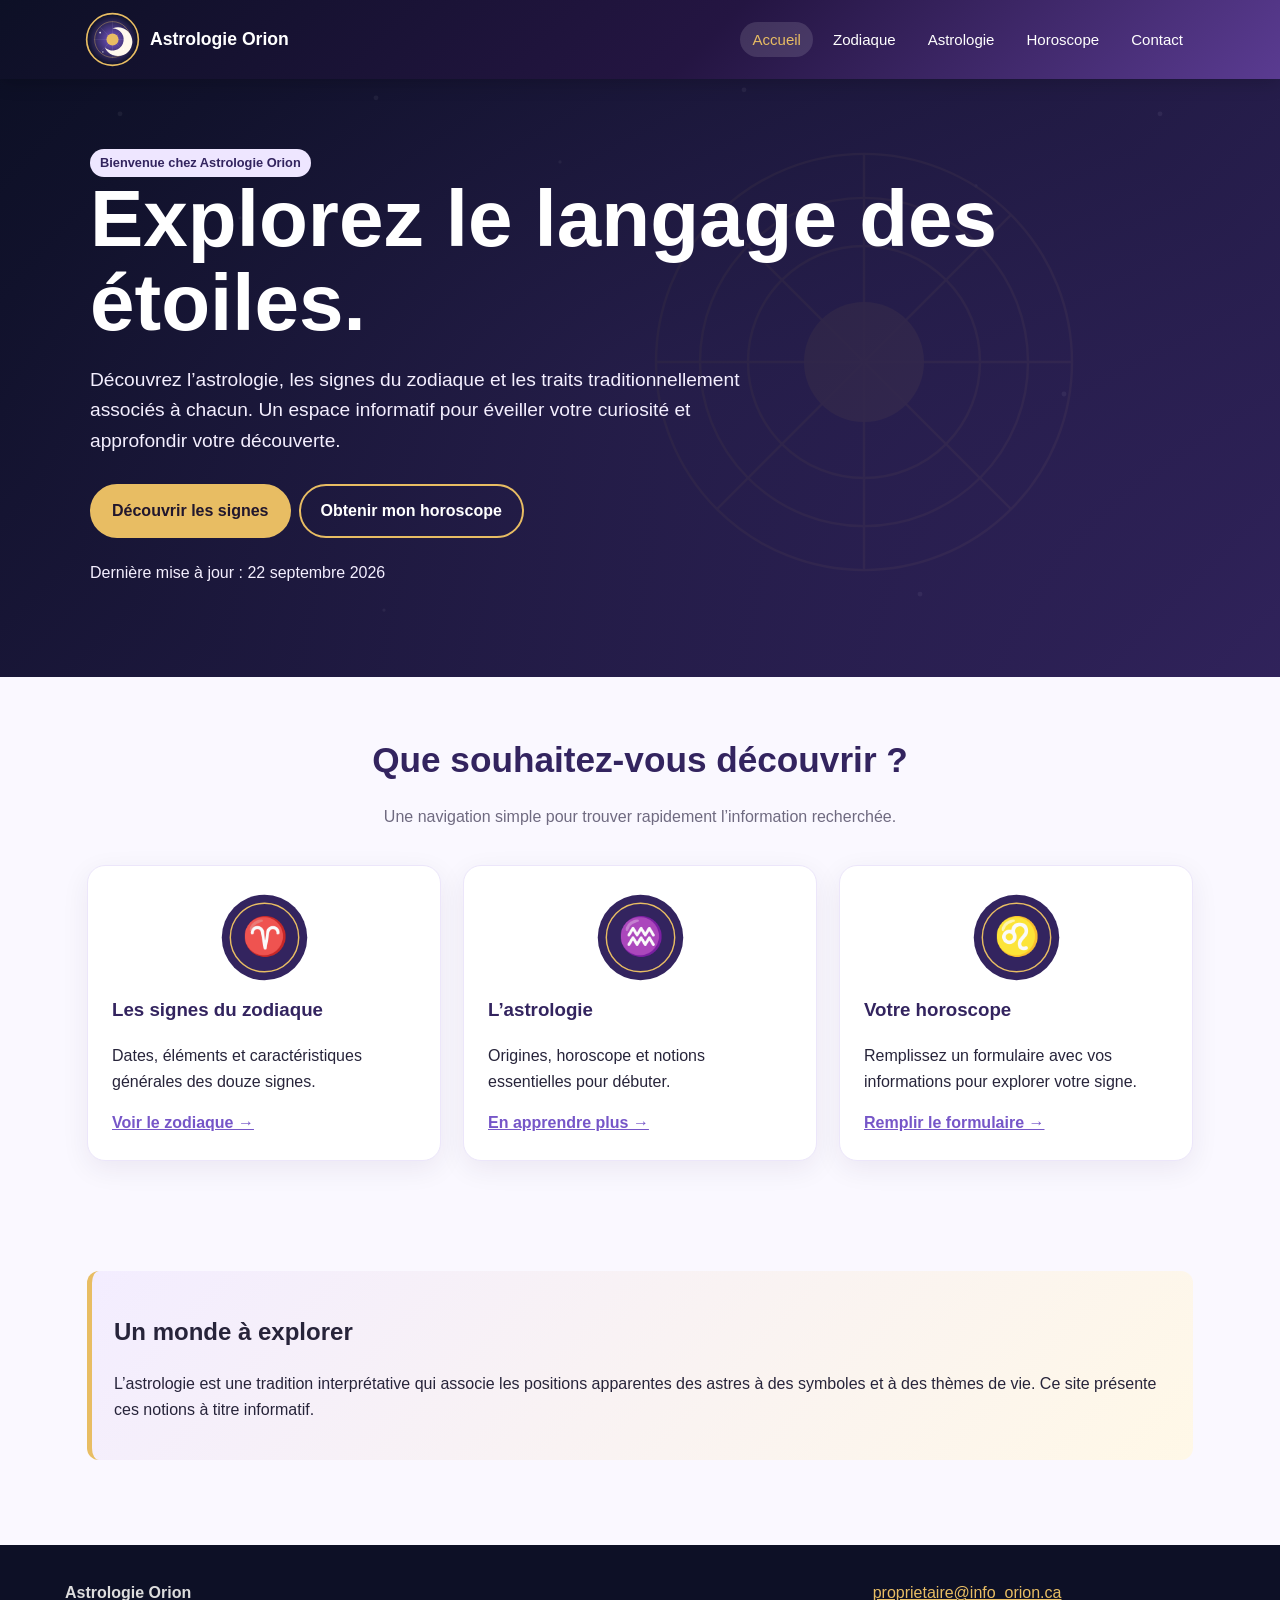
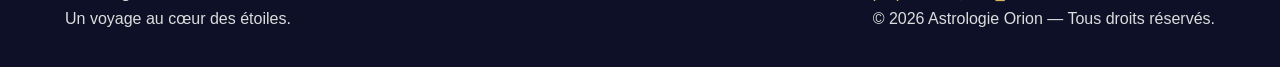
<file: index.html>
<!DOCTYPE html>
<html lang="fr">

<head>
    <meta charset="UTF-8">
    <meta name="viewport" content="width=device-width, initial-scale=1.0">
    <title>Astrologie Orion | Accueil</title>
    <link rel="stylesheet" href="style.css">
</head>

<body>
    <header>
        <div class="navbar">
            <a class="logo" href="index.html"><img src="images/logo.svg" alt="Logo Astrologie Orion"><span>Astrologie
                    Orion</span></a>
            <nav>
                <ul>
                    <li><a class="active" href="index.html">Accueil</a></li>
                    <li><a class="" href="zodiaque.html">Zodiaque</a></li>
                    <li><a class="" href="astrologie.html">Astrologie</a></li>
                    <li><a class="" href="horoscope.html">Horoscope</a></li>
                    <li><a class="" href="contact.html">Contact</a></li>
                </ul>
            </nav>
        </div>
    </header>
    <main>
        <section class="hero">
            <div class="hero-content"><span class="badge">Bienvenue chez Astrologie Orion</span>
                <h1>Explorez le langage des étoiles.</h1>
                <p>Découvrez l’astrologie, les signes du zodiaque et les traits traditionnellement associés à chacun. Un
                    espace informatif pour éveiller votre curiosité et approfondir votre découverte.</p><a class="btn"
                    href="zodiaque.html">Découvrir les signes</a><a class="btn secondary" href="horoscope.html">Obtenir
                    mon horoscope</a>
                <p><small>Dernière mise à jour : 22 septembre 2026</small></p>
            </div>
        </section>
        <section class="container">
            <div class="section-title">
                <h2>Que souhaitez-vous découvrir ?</h2>
                <p>Une navigation simple pour trouver rapidement l’information recherchée.</p>
            </div>
            <div class="grid">
                <div class="card"><img class="icon" src="images/aries.svg" alt="Symbole astrologique">
                    <h3>Les signes du zodiaque</h3>
                    <p>Dates, éléments et caractéristiques générales des douze signes.</p><a href="zodiaque.html">Voir
                        le zodiaque →</a>
                </div>
                <div class="card"><img class="icon" src="images/aquarius.svg" alt="Symbole astrologique">
                    <h3>L’astrologie</h3>
                    <p>Origines, horoscope et notions essentielles pour débuter.</p><a href="astrologie.html">En
                        apprendre plus →</a>
                </div>
                <div class="card"><img class="icon" src="images/leo.svg" alt="Symbole astrologique">
                    <h3>Votre horoscope</h3>
                    <p>Remplissez un formulaire avec vos informations pour explorer votre signe.</p><a
                        href="horoscope.html">Remplir le formulaire →</a>
                </div>
            </div>
        </section>
        <section class="container">
            <div class="highlight">
                <h2>Un monde à explorer</h2>
                <p>L’astrologie est une tradition interprétative qui associe les positions apparentes des astres à des
                    symboles et à des thèmes de vie. Ce site présente ces notions à titre informatif.</p>
            </div>
        </section>
    </main>
    <footer>
        <div class="footer-inner">
            <div><strong>Astrologie Orion</strong><br>Un voyage au cœur des étoiles.</div>
            <div><a href="mailto:proprietaire@info_orion.ca">proprietaire@info_orion.ca</a><br>© 2026 Astrologie Orion —
                Tous droits réservés.</div>
        </div>
    </footer>
</body>

</html>
</file>
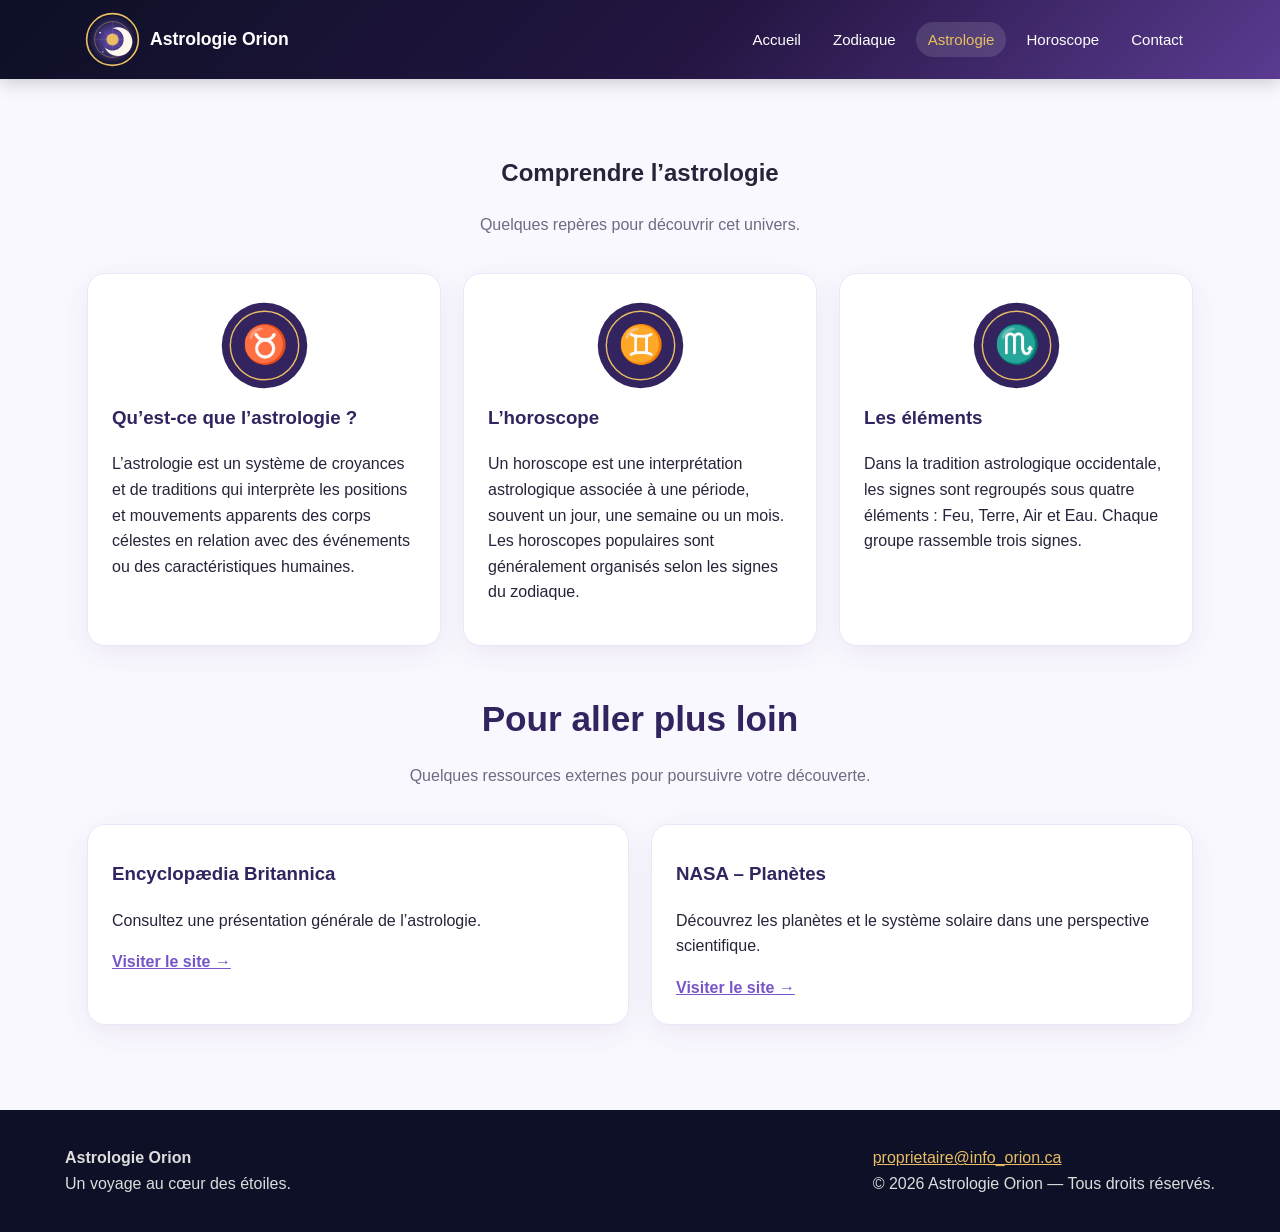
<file: astrologie.html>
<!DOCTYPE html>
<html lang="fr">

<head>
    <meta charset="UTF-8">
    <meta name="viewport" content="width=device-width, initial-scale=1.0">
    <title>Astrologie | Astrologie Orion</title>
    <link rel="stylesheet" href="style.css">
</head>

<body>
    <header>
        <div class="navbar">
            <a class="logo" href="index.html"><img src="images/logo.svg" alt="Logo Astrologie Orion"><span>Astrologie
                    Orion</span></a>
            <nav>
                <ul>
                    <li><a class="" href="index.html">Accueil</a></li>
                    <li><a class="" href="zodiaque.html">Zodiaque</a></li>
                    <li><a class="active" href="astrologie.html">Astrologie</a></li>
                    <li><a class="" href="horoscope.html">Horoscope</a></li>
                    <li><a class="" href="contact.html">Contact</a></li>
                </ul>
            </nav>
        </div>
    </header>
    <main>
        <section class="container">
            <div class="section-title">
                <h1>Comprendre l’astrologie</h1>
                <p>Quelques repères pour découvrir cet univers.</p>
            </div>
            <div class="grid">
                <article class="card"><img class="icon" src="images/taurus.svg" alt="">
                    <h3>Qu’est-ce que l’astrologie ?</h3>
                    <p>L’astrologie est un système de croyances et de traditions qui interprète les positions et
                        mouvements apparents des corps célestes en relation avec des événements ou des caractéristiques
                        humaines.</p>
                </article>
                <article class="card"><img class="icon" src="images/gemini.svg" alt="">
                    <h3>L’horoscope</h3>
                    <p>Un horoscope est une interprétation astrologique associée à une période, souvent un jour, une
                        semaine ou un mois. Les horoscopes populaires sont généralement organisés selon les signes du
                        zodiaque.</p>
                </article>
                <article class="card"><img class="icon" src="images/scorpio.svg" alt="">
                    <h3>Les éléments</h3>
                    <p>Dans la tradition astrologique occidentale, les signes sont regroupés sous quatre éléments : Feu,
                        Terre, Air et Eau. Chaque groupe rassemble trois signes.</p>
                </article>
            </div>
            <section style="margin-top:45px">
                <div class="section-title">
                    <h2>Pour aller plus loin</h2>
                    <p>Quelques ressources externes pour poursuivre votre découverte.</p>
                </div>
                <div class="grid">
                    <div class="card">
                        <h3>Encyclopædia Britannica</h3>
                        <p>Consultez une présentation générale de l’astrologie.</p><a
                            href="https://www.britannica.com/topic/astrology" target="_blank" rel="noopener">Visiter le
                            site →</a>
                    </div>
                    <div class="card">
                        <h3>NASA – Planètes</h3>
                        <p>Découvrez les planètes et le système solaire dans une perspective scientifique.</p><a
                            href="https://science.nasa.gov/solar-system/planets/" target="_blank" rel="noopener">Visiter
                            le site →</a>
                    </div>
                </div>
            </section>
        </section>
    </main>
    <footer>
        <div class="footer-inner">
            <div><strong>Astrologie Orion</strong><br>Un voyage au cœur des étoiles.</div>
            <div><a href="mailto:proprietaire@info_orion.ca">proprietaire@info_orion.ca</a><br>© 2026 Astrologie Orion —
                Tous droits réservés.</div>
        </div>
    </footer>
</body>

</html>
</file>
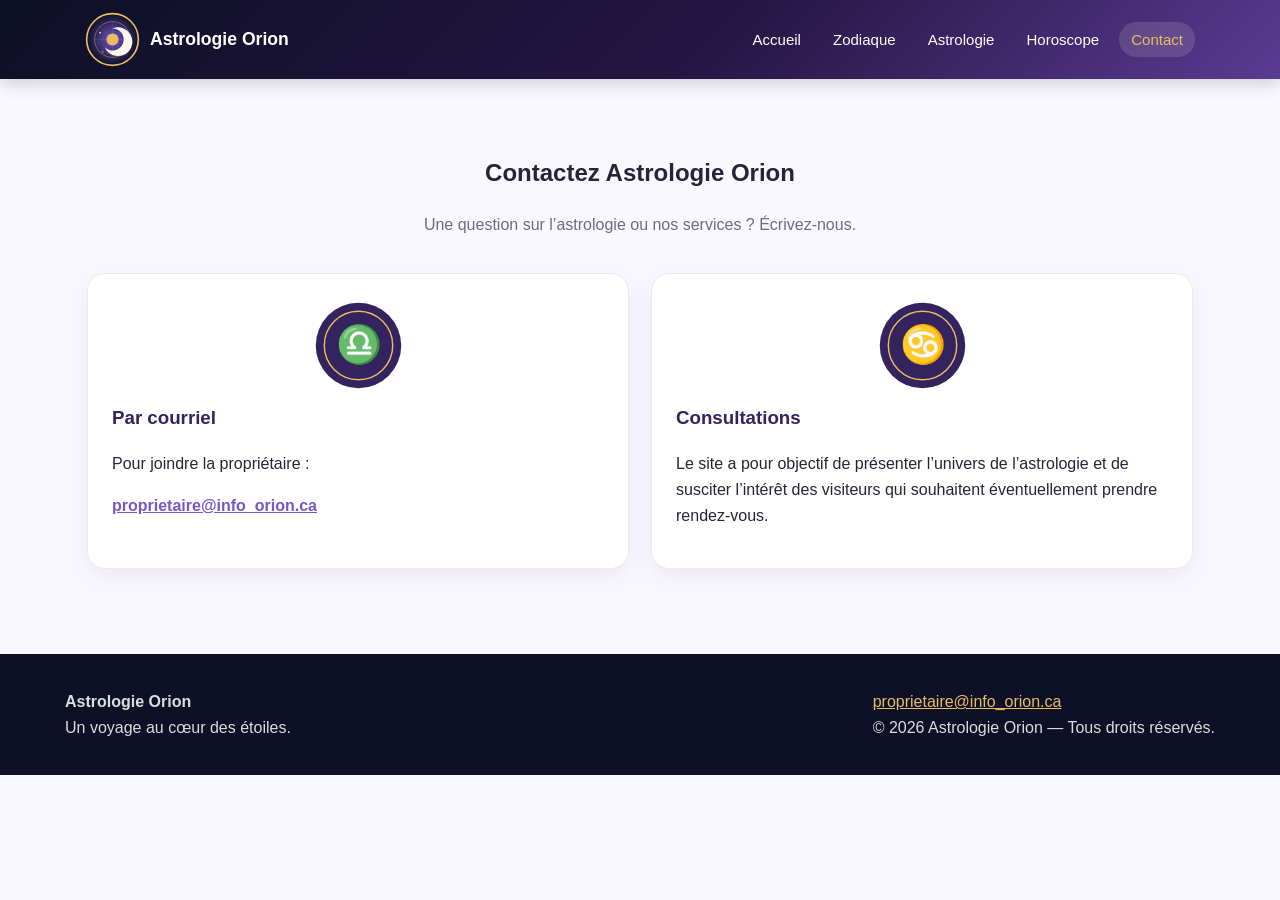
<file: contact.html>
<!DOCTYPE html>
<html lang="fr">

<head>
    <meta charset="UTF-8">
    <meta name="viewport" content="width=device-width, initial-scale=1.0">
    <title>Contact | Astrologie Orion</title>
    <link rel="stylesheet" href="style.css">
</head>

<body>
    <header>
        <div class="navbar">
            <a class="logo" href="index.html"><img src="images/logo.svg" alt="Logo Astrologie Orion"><span>Astrologie
                    Orion</span></a>
            <nav>
                <ul>
                    <li><a class="" href="index.html">Accueil</a></li>
                    <li><a class="" href="zodiaque.html">Zodiaque</a></li>
                    <li><a class="" href="astrologie.html">Astrologie</a></li>
                    <li><a class="" href="horoscope.html">Horoscope</a></li>
                    <li><a class="active" href="contact.html">Contact</a></li>
                </ul>
            </nav>
        </div>
    </header>
    <main>
        <section class="container">
            <div class="section-title">
                <h1>Contactez Astrologie Orion</h1>
                <p>Une question sur l’astrologie ou nos services ? Écrivez-nous.</p>
            </div>
            <div class="grid">
                <div class="card"><img class="icon" src="images/libra.svg" alt="">
                    <h3>Par courriel</h3>
                    <p>Pour joindre la propriétaire :</p>
                    <p><a href="mailto:proprietaire@info_orion.ca">proprietaire@info_orion.ca</a></p>
                </div>
                <div class="card"><img class="icon" src="images/cancer.svg" alt="">
                    <h3>Consultations</h3>
                    <p>Le site a pour objectif de présenter l’univers de l’astrologie et de susciter l’intérêt des
                        visiteurs qui souhaitent éventuellement prendre rendez-vous.</p>
                </div>
            </div>
        </section>
    </main>
    <footer>
        <div class="footer-inner">
            <div><strong>Astrologie Orion</strong><br>Un voyage au cœur des étoiles.</div>
            <div><a href="mailto:proprietaire@info_orion.ca">proprietaire@info_orion.ca</a><br>© 2026 Astrologie Orion —
                Tous droits réservés.</div>
        </div>
    </footer>
</body>

</html>
</file>
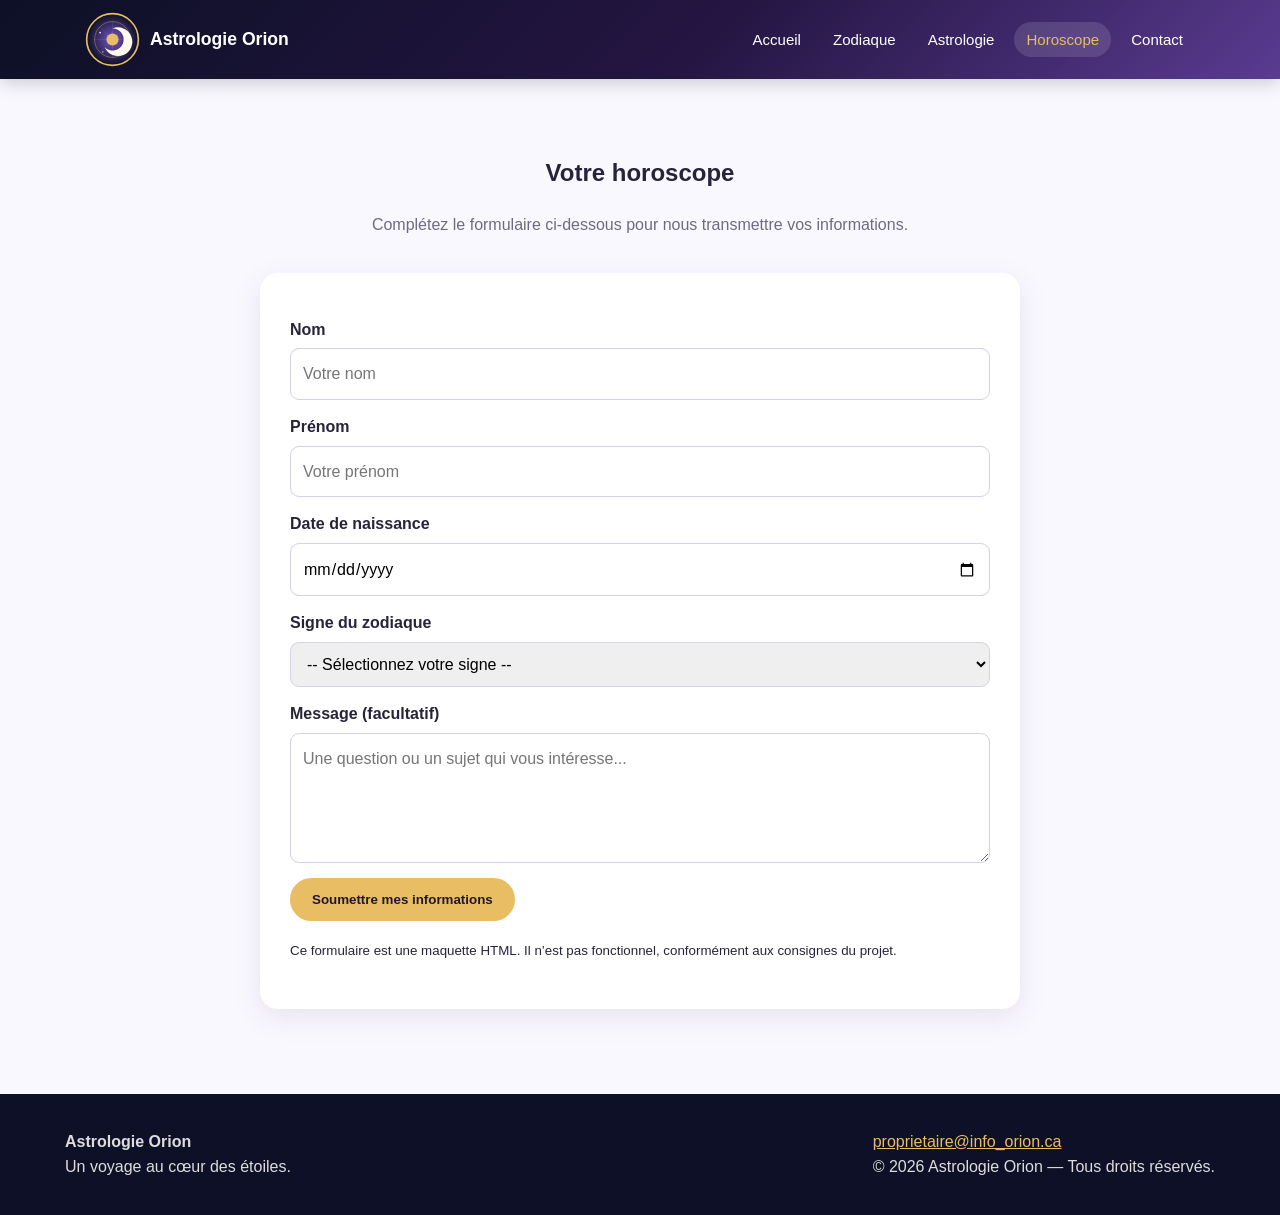
<file: horoscope.html>
<!DOCTYPE html>
<html lang="fr">

<head>
    <meta charset="UTF-8">
    <meta name="viewport" content="width=device-width, initial-scale=1.0">
    <title>Horoscope | Astrologie Orion</title>
    <link rel="stylesheet" href="style.css">
</head>

<body>
    <header>
        <div class="navbar">
            <a class="logo" href="index.html"><img src="images/logo.svg" alt="Logo Astrologie Orion"><span>Astrologie
                    Orion</span></a>
            <nav>
                <ul>
                    <li><a class="" href="index.html">Accueil</a></li>
                    <li><a class="" href="zodiaque.html">Zodiaque</a></li>
                    <li><a class="" href="astrologie.html">Astrologie</a></li>
                    <li><a class="active" href="horoscope.html">Horoscope</a></li>
                    <li><a class="" href="contact.html">Contact</a></li>
                </ul>
            </nav>
        </div>
    </header>
    <main>
        <section class="container">
            <div class="section-title">
                <h1>Votre horoscope</h1>
                <p>Complétez le formulaire ci-dessous pour nous transmettre vos informations.</p>
            </div>
            <form class="form" action="#" method="post" onsubmit="return false;">
                <label for="nom">Nom</label><input id="nom" name="nom" type="text" placeholder="Votre nom" required>
                <label for="prenom">Prénom</label><input id="prenom" name="prenom" type="text"
                    placeholder="Votre prénom" required>
                <label for="naissance">Date de naissance</label><input id="naissance" name="naissance" type="date"
                    required>
                <label for="signe">Signe du zodiaque</label><select id="signe" name="signe" required>
                    <option value="">-- Sélectionnez votre signe --</option>
                    <option>Bélier</option>
                    <option>Taureau</option>
                    <option>Gémeaux</option>
                    <option>Cancer</option>
                    <option>Lion</option>
                    <option>Vierge</option>
                    <option>Balance</option>
                    <option>Scorpion</option>
                    <option>Sagittaire</option>
                    <option>Capricorne</option>
                    <option>Verseau</option>
                    <option>Poissons</option>
                </select>
                <label for="message">Message (facultatif)</label><textarea id="message" name="message"
                    placeholder="Une question ou un sujet qui vous intéresse..."></textarea>
                <button class="btn" type="submit">Soumettre mes informations</button>
                <p><small>Ce formulaire est une maquette HTML. Il n’est pas fonctionnel, conformément aux consignes du
                        projet.</small></p>
            </form>
        </section>
    </main>
    <footer>
        <div class="footer-inner">
            <div><strong>Astrologie Orion</strong><br>Un voyage au cœur des étoiles.</div>
            <div><a href="mailto:proprietaire@info_orion.ca">proprietaire@info_orion.ca</a><br>© 2026 Astrologie Orion —
                Tous droits réservés.</div>
        </div>
    </footer>
</body>

</html>
</file>
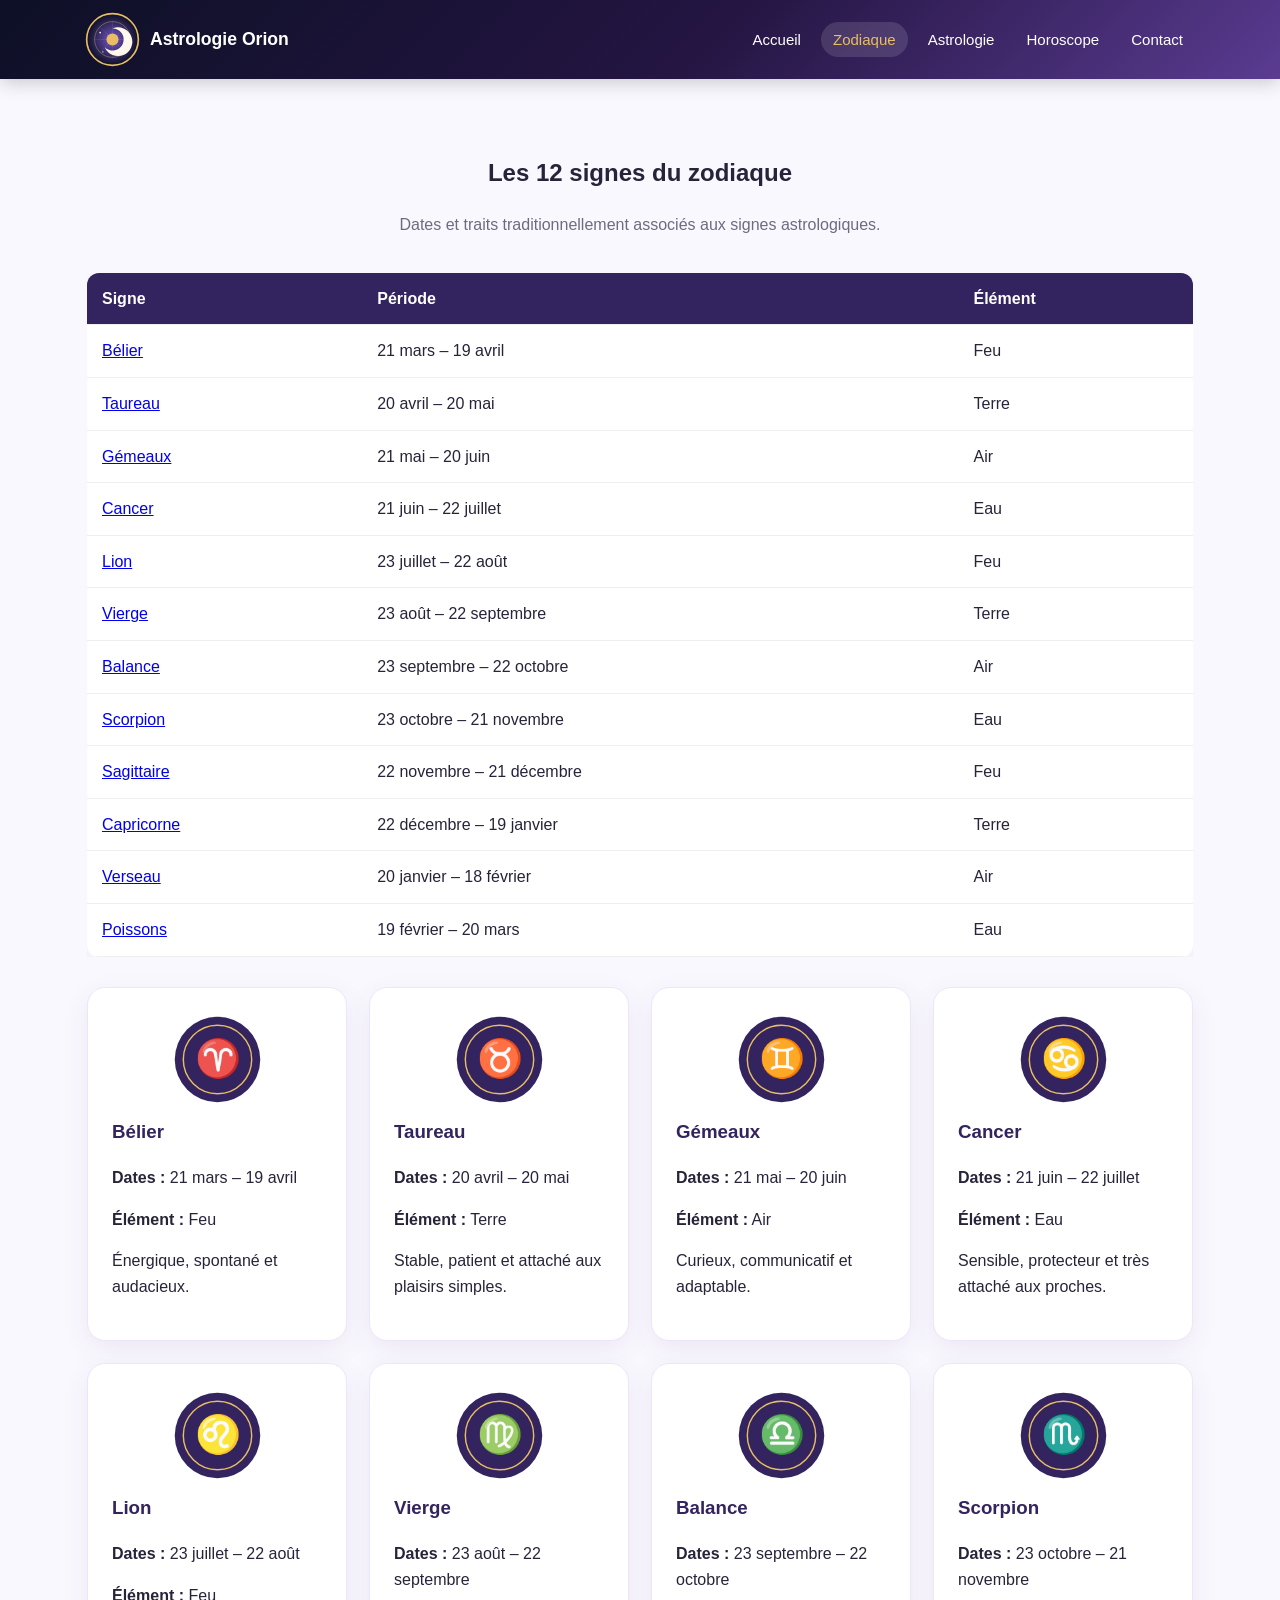
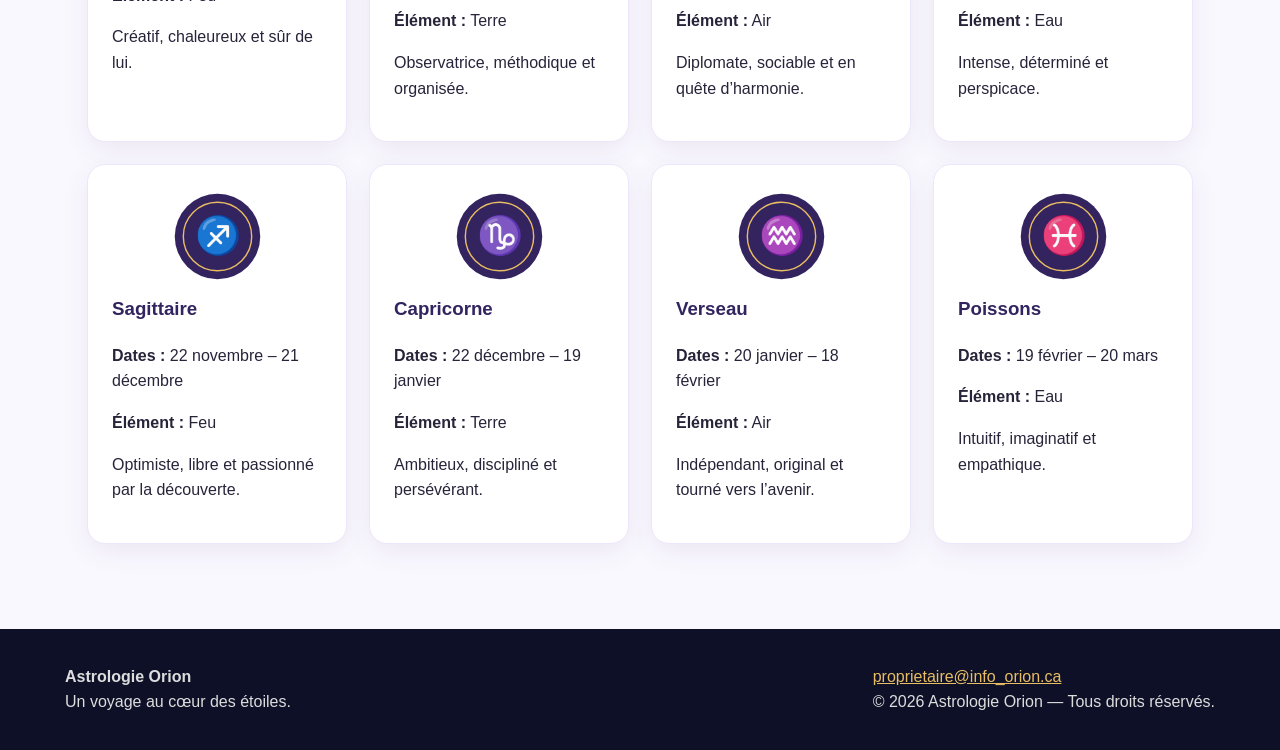
<file: zodiaque.html>
<!DOCTYPE html>
<html lang="fr">

<head>
    <meta charset="UTF-8">
    <meta name="viewport" content="width=device-width, initial-scale=1.0">
    <title>Zodiaque | Astrologie Orion</title>
    <link rel="stylesheet" href="style.css">
</head>

<body>
    <header>
        <div class="navbar">
            <a class="logo" href="index.html"><img src="images/logo.svg" alt="Logo Astrologie Orion"><span>Astrologie
                    Orion</span></a>
            <nav>
                <ul>
                    <li><a class="" href="index.html">Accueil</a></li>
                    <li><a class="active" href="zodiaque.html">Zodiaque</a></li>
                    <li><a class="" href="astrologie.html">Astrologie</a></li>
                    <li><a class="" href="horoscope.html">Horoscope</a></li>
                    <li><a class="" href="contact.html">Contact</a></li>
                </ul>
            </nav>
        </div>
    </header>
    <main>
        <section class="container">
            <div class="section-title">
                <h1>Les 12 signes du zodiaque</h1>
                <p>Dates et traits traditionnellement associés aux signes astrologiques.</p>
            </div>
            <div class="table-wrap">
                <table>
                    <thead>
                        <tr>
                            <th>Signe</th>
                            <th>Période</th>
                            <th>Élément</th>
                        </tr>
                    </thead>
                    <tbody>
                        <tr>
                            <td><a href="#aries">Bélier</a></td>
                            <td>21 mars – 19 avril</td>
                            <td>Feu</td>
                        </tr>
                        <tr>
                            <td><a href="#taurus">Taureau</a></td>
                            <td>20 avril – 20 mai</td>
                            <td>Terre</td>
                        </tr>
                        <tr>
                            <td><a href="#gemini">Gémeaux</a></td>
                            <td>21 mai – 20 juin</td>
                            <td>Air</td>
                        </tr>
                        <tr>
                            <td><a href="#cancer">Cancer</a></td>
                            <td>21 juin – 22 juillet</td>
                            <td>Eau</td>
                        </tr>
                        <tr>
                            <td><a href="#leo">Lion</a></td>
                            <td>23 juillet – 22 août</td>
                            <td>Feu</td>
                        </tr>
                        <tr>
                            <td><a href="#virgo">Vierge</a></td>
                            <td>23 août – 22 septembre</td>
                            <td>Terre</td>
                        </tr>
                        <tr>
                            <td><a href="#libra">Balance</a></td>
                            <td>23 septembre – 22 octobre</td>
                            <td>Air</td>
                        </tr>
                        <tr>
                            <td><a href="#scorpio">Scorpion</a></td>
                            <td>23 octobre – 21 novembre</td>
                            <td>Eau</td>
                        </tr>
                        <tr>
                            <td><a href="#sagittarius">Sagittaire</a></td>
                            <td>22 novembre – 21 décembre</td>
                            <td>Feu</td>
                        </tr>
                        <tr>
                            <td><a href="#capricorn">Capricorne</a></td>
                            <td>22 décembre – 19 janvier</td>
                            <td>Terre</td>
                        </tr>
                        <tr>
                            <td><a href="#aquarius">Verseau</a></td>
                            <td>20 janvier – 18 février</td>
                            <td>Air</td>
                        </tr>
                        <tr>
                            <td><a href="#pisces">Poissons</a></td>
                            <td>19 février – 20 mars</td>
                            <td>Eau</td>
                        </tr>
                    </tbody>
                </table>
            </div>
            <div class="grid" style="margin-top:30px">
                <article class="card" id="aries"><img class="icon" src="images/aries.svg" alt="Symbole du signe Bélier">
                    <h3>Bélier</h3>
                    <p><strong>Dates :</strong> 21 mars – 19 avril</p>
                    <p><strong>Élément :</strong> Feu</p>
                    <p>Énergique, spontané et audacieux.</p>
                </article>
                <article class="card" id="taurus"><img class="icon" src="images/taurus.svg"
                        alt="Symbole du signe Taureau">
                    <h3>Taureau</h3>
                    <p><strong>Dates :</strong> 20 avril – 20 mai</p>
                    <p><strong>Élément :</strong> Terre</p>
                    <p>Stable, patient et attaché aux plaisirs simples.</p>
                </article>
                <article class="card" id="gemini"><img class="icon" src="images/gemini.svg"
                        alt="Symbole du signe Gémeaux">
                    <h3>Gémeaux</h3>
                    <p><strong>Dates :</strong> 21 mai – 20 juin</p>
                    <p><strong>Élément :</strong> Air</p>
                    <p>Curieux, communicatif et adaptable.</p>
                </article>
                <article class="card" id="cancer"><img class="icon" src="images/cancer.svg"
                        alt="Symbole du signe Cancer">
                    <h3>Cancer</h3>
                    <p><strong>Dates :</strong> 21 juin – 22 juillet</p>
                    <p><strong>Élément :</strong> Eau</p>
                    <p>Sensible, protecteur et très attaché aux proches.</p>
                </article>
                <article class="card" id="leo"><img class="icon" src="images/leo.svg" alt="Symbole du signe Lion">
                    <h3>Lion</h3>
                    <p><strong>Dates :</strong> 23 juillet – 22 août</p>
                    <p><strong>Élément :</strong> Feu</p>
                    <p>Créatif, chaleureux et sûr de lui.</p>
                </article>
                <article class="card" id="virgo"><img class="icon" src="images/virgo.svg" alt="Symbole du signe Vierge">
                    <h3>Vierge</h3>
                    <p><strong>Dates :</strong> 23 août – 22 septembre</p>
                    <p><strong>Élément :</strong> Terre</p>
                    <p>Observatrice, méthodique et organisée.</p>
                </article>
                <article class="card" id="libra"><img class="icon" src="images/libra.svg"
                        alt="Symbole du signe Balance">
                    <h3>Balance</h3>
                    <p><strong>Dates :</strong> 23 septembre – 22 octobre</p>
                    <p><strong>Élément :</strong> Air</p>
                    <p>Diplomate, sociable et en quête d’harmonie.</p>
                </article>
                <article class="card" id="scorpio"><img class="icon" src="images/scorpio.svg"
                        alt="Symbole du signe Scorpion">
                    <h3>Scorpion</h3>
                    <p><strong>Dates :</strong> 23 octobre – 21 novembre</p>
                    <p><strong>Élément :</strong> Eau</p>
                    <p>Intense, déterminé et perspicace.</p>
                </article>
                <article class="card" id="sagittarius"><img class="icon" src="images/sagittarius.svg"
                        alt="Symbole du signe Sagittaire">
                    <h3>Sagittaire</h3>
                    <p><strong>Dates :</strong> 22 novembre – 21 décembre</p>
                    <p><strong>Élément :</strong> Feu</p>
                    <p>Optimiste, libre et passionné par la découverte.</p>
                </article>
                <article class="card" id="capricorn"><img class="icon" src="images/capricorn.svg"
                        alt="Symbole du signe Capricorne">
                    <h3>Capricorne</h3>
                    <p><strong>Dates :</strong> 22 décembre – 19 janvier</p>
                    <p><strong>Élément :</strong> Terre</p>
                    <p>Ambitieux, discipliné et persévérant.</p>
                </article>
                <article class="card" id="aquarius"><img class="icon" src="images/aquarius.svg"
                        alt="Symbole du signe Verseau">
                    <h3>Verseau</h3>
                    <p><strong>Dates :</strong> 20 janvier – 18 février</p>
                    <p><strong>Élément :</strong> Air</p>
                    <p>Indépendant, original et tourné vers l’avenir.</p>
                </article>
                <article class="card" id="pisces"><img class="icon" src="images/pisces.svg"
                        alt="Symbole du signe Poissons">
                    <h3>Poissons</h3>
                    <p><strong>Dates :</strong> 19 février – 20 mars</p>
                    <p><strong>Élément :</strong> Eau</p>
                    <p>Intuitif, imaginatif et empathique.</p>
                </article>
            </div>
        </section>
    </main>
    <footer>
        <div class="footer-inner">
            <div><strong>Astrologie Orion</strong><br>Un voyage au cœur des étoiles.</div>
            <div><a href="mailto:proprietaire@info_orion.ca">proprietaire@info_orion.ca</a><br>© 2026 Astrologie Orion —
                Tous droits réservés.</div>
        </div>
    </footer>
</body>

</html>
</file>
<file: style.css>
:root {
  --night: #0d1026;
  --purple: #33245f;
  --violet: #7656c8;
  --gold: #e8bd63;
  --cream: #fff9ed;
  --text: #27243a;
  --muted: #6f6a80;
  --card: #ffffff;
}

* {
  box-sizing: border-box
}

html {
  scroll-behavior: smooth
}

body {
  margin: 0;
  font-family: Arial, Helvetica, sans-serif;
  color: var(--text);
  background: #faf8ff;
  line-height: 1.6
}

header {
  background: linear-gradient(135deg, var(--night), #241542 55%, #5a3b91);
  color: white;
  position: sticky;
  top: 0;
  z-index: 10;
  box-shadow: 0 3px 18px #0003
}

.navbar {
  max-width: 1150px;
  margin: auto;
  display: flex;
  align-items: center;
  justify-content: space-between;
  padding: 12px 20px;
  gap: 20px
}

.logo {
  display: flex;
  align-items: center;
  gap: 10px;
  color: white;
  text-decoration: none;
  font-weight: bold
}

.logo img {
  width: 55px;
  height: 55px
}

.logo span {
  font-size: 1.1rem
}

nav ul {
  list-style: none;
  display: flex;
  gap: 8px;
  margin: 0;
  padding: 0;
  flex-wrap: wrap;
  justify-content: flex-end
}

nav a {
  color: white;
  text-decoration: none;
  padding: 9px 12px;
  border-radius: 20px;
  font-size: .94rem
}

nav a:hover, nav a.active {
  background: #ffffff20;
  color: var(--gold)
}

.hero {
  min-height: 590px;
  background: linear-gradient(135deg, #0d1026ee, #33245fee), url("images/hero.svg") center/cover;
  display: flex;
  align-items: center
}

.hero-content {
  max-width: 1150px;
  margin: auto;
  padding: 70px 25px;
  color: white;
  width: 100%
}

.hero h1 {
  font-size: clamp(2.5rem, 7vw, 5rem);
  line-height: 1.05;
  margin: 0 0 18px
}

.hero p {
  font-size: 1.2rem;
  max-width: 680px;
  color: #f4efff
}

.btn {
  display: inline-block;
  background: var(--gold);
  color: #21172d;
  text-decoration: none;
  font-weight: bold;
  padding: 12px 20px;
  border-radius: 28px;
  margin: 8px 8px 0 0;
  border: 2px solid var(--gold)
}

.btn.secondary {
  background: transparent;
  color: white
}

.container {
  max-width: 1150px;
  margin: auto;
  padding: 55px 22px
}

.section-title {
  text-align: center;
  margin-bottom: 35px
}

.section-title h2 {
  font-size: 2.2rem;
  margin: 0;
  color: var(--purple)
}

.section-title p {
  color: var(--muted)
}

.grid {
  display: grid;
  grid-template-columns: repeat(auto-fit, minmax(220px, 1fr));
  gap: 22px
}

.card {
  background: var(--card);
  border-radius: 18px;
  padding: 24px;
  box-shadow: 0 8px 28px #24154212;
  border: 1px solid #ece6fa
}

.card h3 {
  color: var(--purple);
  margin-top: 10px
}

.card img.icon {
  width: 95px;
  height: 95px;
  display: block;
  margin: auto
}

.card a {
  color: var(--violet);
  font-weight: bold
}

.highlight {
  background: linear-gradient(135deg, #f3edff, #fff8e7);
  border-left: 5px solid var(--gold);
  padding: 22px;
  border-radius: 12px
}

.table-wrap {
  overflow-x: auto
}

table {
  width: 100%;
  border-collapse: collapse;
  background: white;
  box-shadow: 0 6px 22px #0000000d;
  border-radius: 12px;
  overflow: hidden
}

th, td {
  padding: 13px 15px;
  border-bottom: 1px solid #eee;
  text-align: left
}

th {
  background: var(--purple);
  color: white
}

tr:hover td {
  background: #faf7ff
}

.form {
  max-width: 760px;
  margin: auto;
  background: white;
  padding: 30px;
  border-radius: 18px;
  box-shadow: 0 8px 30px #24154218
}

label {
  font-weight: bold;
  display: block;
  margin: 14px 0 6px
}

input, select, textarea {
  width: 100%;
  padding: 12px;
  border: 1px solid #d7d0e6;
  border-radius: 9px;
  font: inherit
}

textarea {
  min-height: 130px;
  resize: vertical
}

footer {
  background: var(--night);
  color: #ddd;
  padding: 35px 22px;
  margin-top: 30px
}

footer .footer-inner {
  max-width: 1150px;
  margin: auto;
  display: flex;
  justify-content: space-between;
  gap: 25px;
  flex-wrap: wrap
}

footer a {
  color: var(--gold)
}

.badge {
  display: inline-block;
  background: #eee6ff;
  color: var(--purple);
  padding: 4px 10px;
  border-radius: 15px;
  font-size: .8rem;
  font-weight: bold
}

.backtop {
  text-align: center;
  margin-top: 30px
}

.quote {
  font-size: 1.25rem;
  font-style: italic;
  text-align: center;
  color: var(--purple)
}

@media(max-width:800px) {
  .navbar {
    align-items: flex-start;
    flex-direction: column
  }

  nav ul {
    justify-content: flex-start
  }

  .hero {
    min-height: 500px
  }
}
</file>
